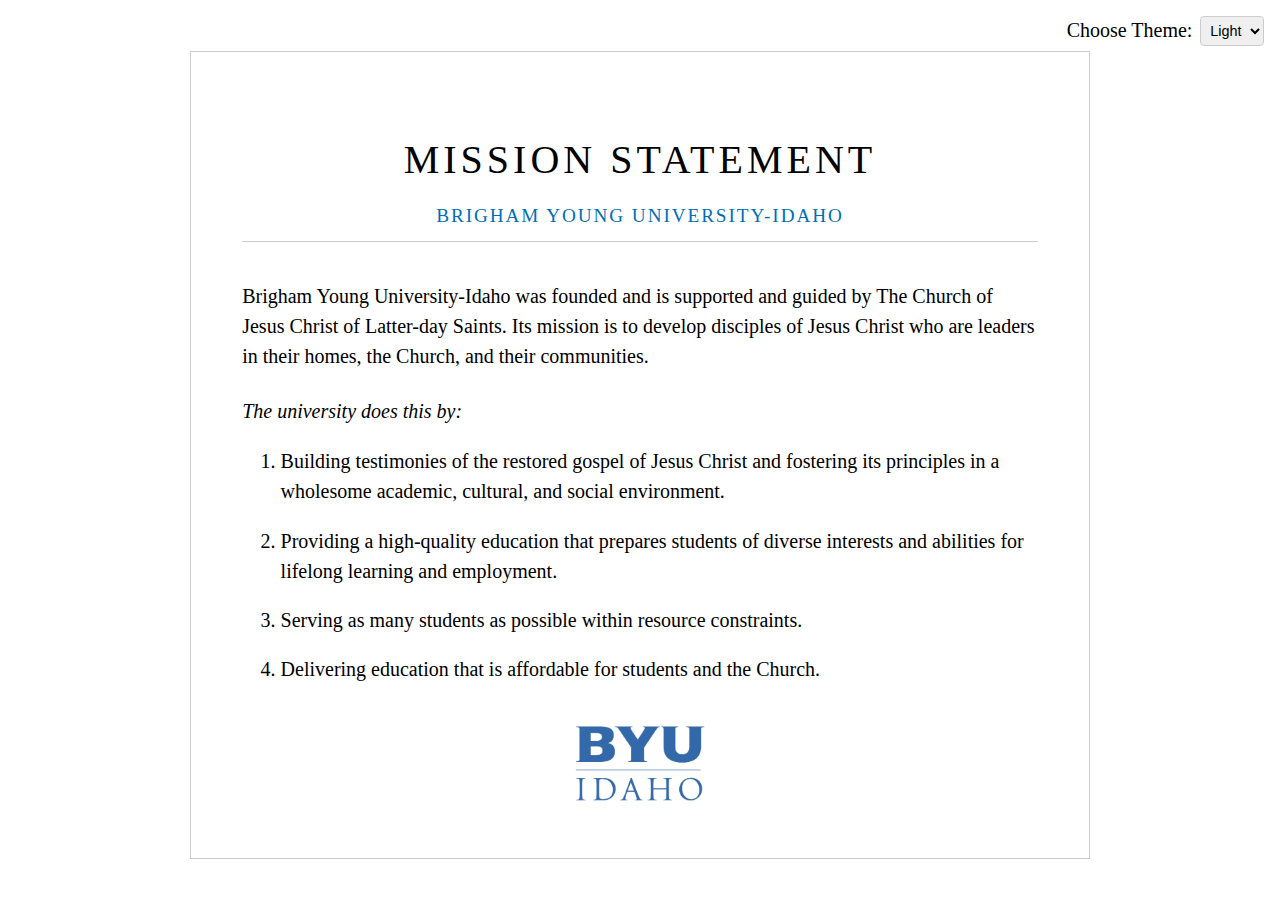
<file: mission/index.html>
<!DOCTYPE html>
<html lang="en">
<head>
    <meta charset="UTF-8">
    <meta name="viewport" content="width=device-width, initial-scale=1.0">
    <meta name="description" content="BYU-Idaho's Mission Statement page outlining the university's purpose and core objectives as guided by The Church of Jesus Christ of Latter-day Saints">
    <meta name="author" content="Dias Doktyrbek">
    <title>BYU-Idaho Mission Statement</title>
    <link rel="stylesheet" href="styles.css">
    <link href="https://fonts.googleapis.com/css2?family=Merriweather:ital,wght@0,400;0,700;1,400&display=swap" rel="stylesheet">
</head>
<body>
    <div class="container">
        <div class="content">
            <div class="theme-control">
                <label for="theme-selector">Choose Theme:</label>
                <select id="theme-selector">
                    <option value="light">Light</option>
                    <option value="dark">Dark</option>
                </select>
            </div>
            <h1>MISSION STATEMENT</h1>
            
            <h2>BRIGHAM YOUNG UNIVERSITY-IDAHO</h2>

            <p class="main-text">
                Brigham Young University-Idaho was founded and is supported and
                guided by The Church of Jesus Christ of Latter-day Saints. Its mission is
                to develop disciples of Jesus Christ who are leaders in their homes, the
                Church, and their communities.
            </p>

            <p class="italic-text">The university does this by:</p>

            <ol>
                <li>
                    Building testimonies of the restored gospel of Jesus Christ and
                    fostering its principles in a wholesome academic, cultural, and social
                    environment.
                </li>
                <li>
                    Providing a high-quality education that prepares students of diverse
                    interests and abilities for lifelong learning and employment.
                </li>
                <li>
                    Serving as many students as possible within resource constraints.
                </li>
                <li>
                    Delivering education that is affordable for students and the Church.
                </li>
            </ol>

            <div class="logo">
                <img id="site-logo" src="byui-logo_blue.webp" alt="BYU-Idaho Logo">
            </div>
        </div>
    </div>
    <script src="mission.js"></script>
</body>
</html>
</file>
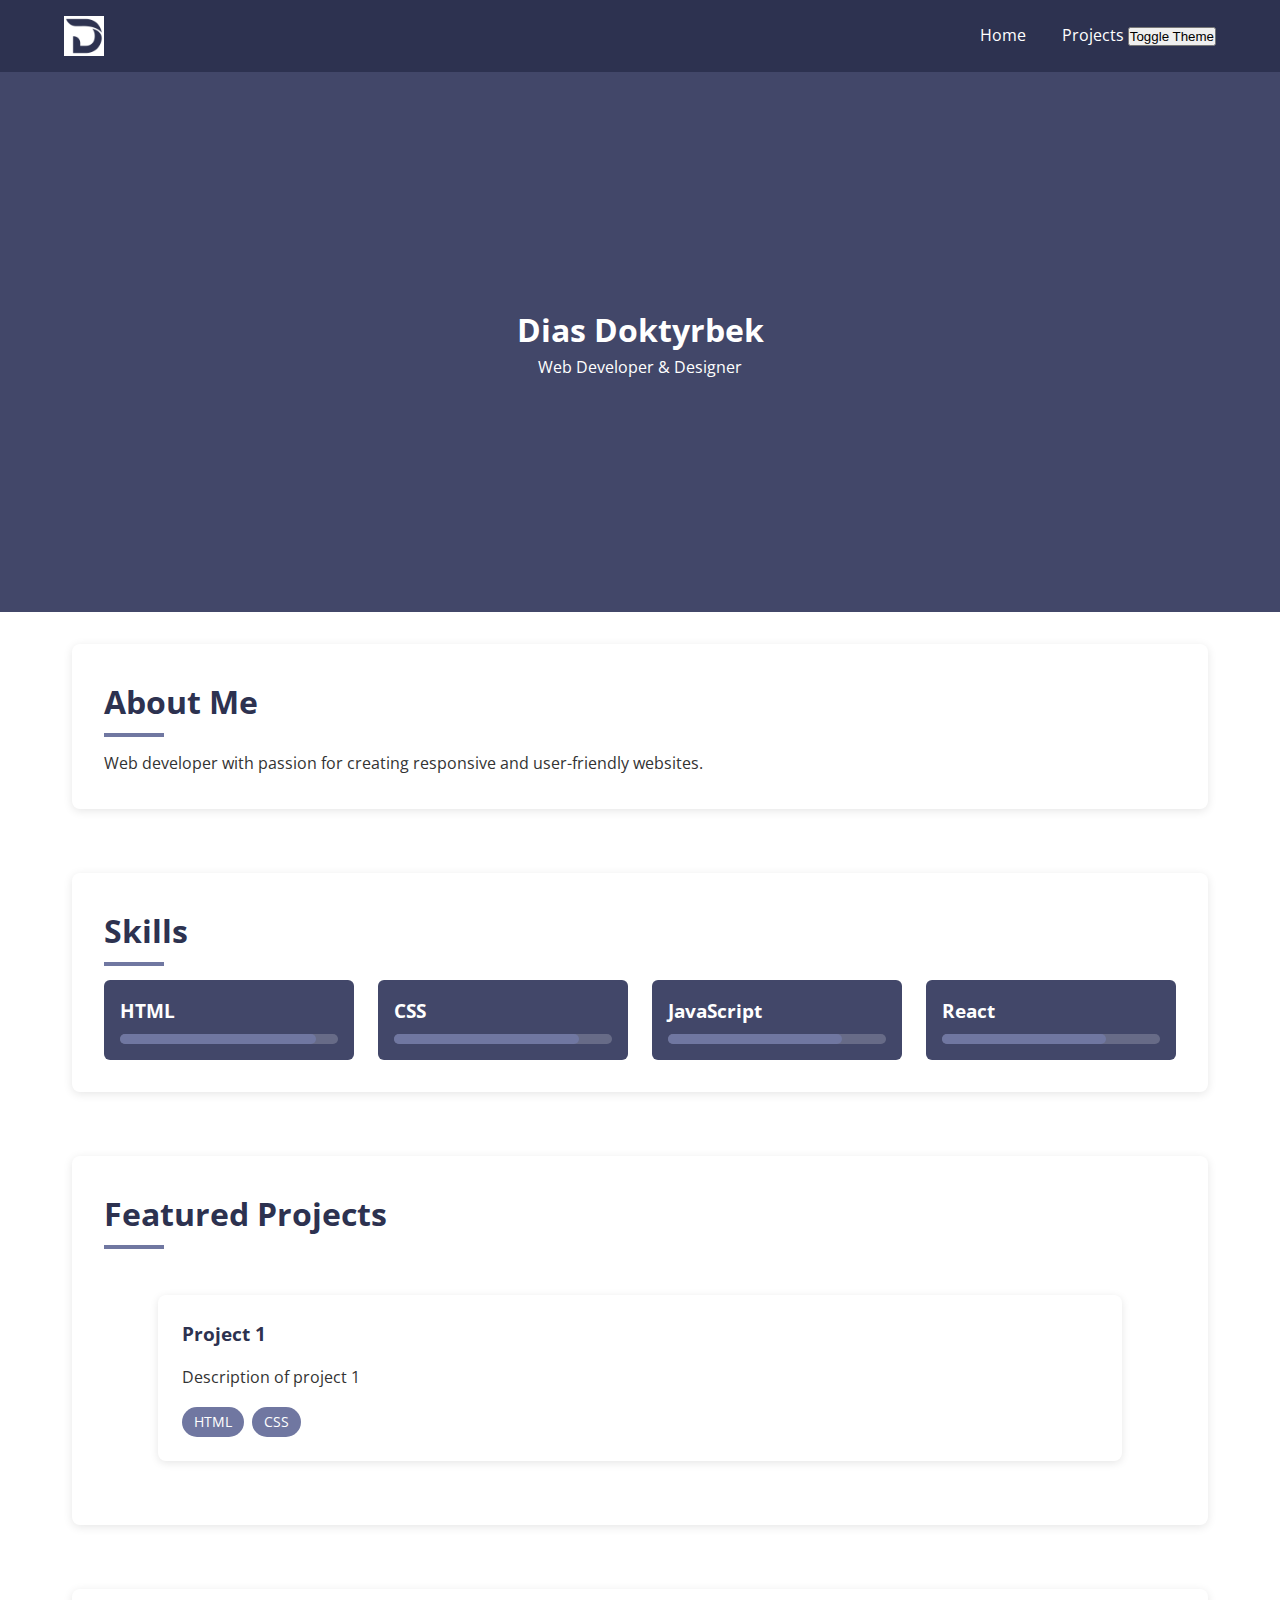
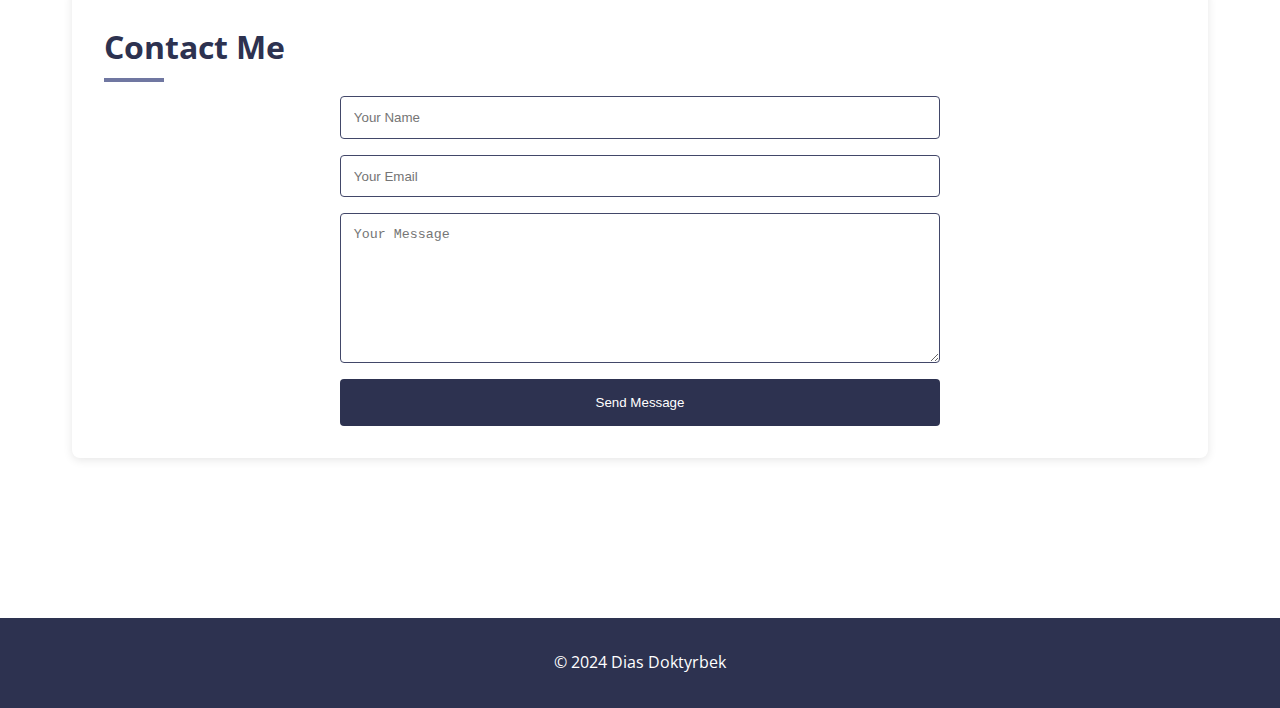
<file: personal-folder/index.html>
<!DOCTYPE html>
<html lang="en">
<head>
    <meta charset="UTF-8">
    <meta name="viewport" content="width=device-width, initial-scale=1.0">
    <title>Dias Doktyrbek - Portfolio</title>
    <link rel="stylesheet" href="styles/style.css">
</head>
<body>
    <nav>
        <img src="images/logo.png" alt="Logo" class="nav-logo">
        <div class="nav-links">
            <a href="index.html" class="active">Home</a>
            <a href="projects.html">Projects</a>
            <button id="theme-toggle">Toggle Theme</button>
        </div>
    </nav>

    <header class="hero">
        <div class="hero-content">
            <h1>Dias Doktyrbek</h1>
            <p>Web Developer & Designer</p>
        </div>
    </header>

    <main>
        <section id="about">
            <h2>About Me</h2>
            <p>Web developer with passion for creating responsive and user-friendly websites.</p>
        </section>

        <section id="skills">
            <h2>Skills</h2>
            <div class="skills-container">
            </div>
        </section>

        <section id="featured-projects">
            <h2>Featured Projects</h2>
            <div class="projects-grid">
            </div>
        </section>

        <section id="contact">
            <h2>Contact Me</h2>
            <form id="contact-form">
                <input type="text" id="name" placeholder="Your Name" required>
                <input type="email" id="email" placeholder="Your Email" required>
                <textarea id="message" placeholder="Your Message" required></textarea>
                <button type="submit">Send Message</button>
            </form>
        </section>
    </main>

    <footer>
        <p>&copy; 2024 Dias Doktyrbek</p>
    </footer>

    <script type="module" src="scripts/main.js"></script>
</body>
</html>
</file>
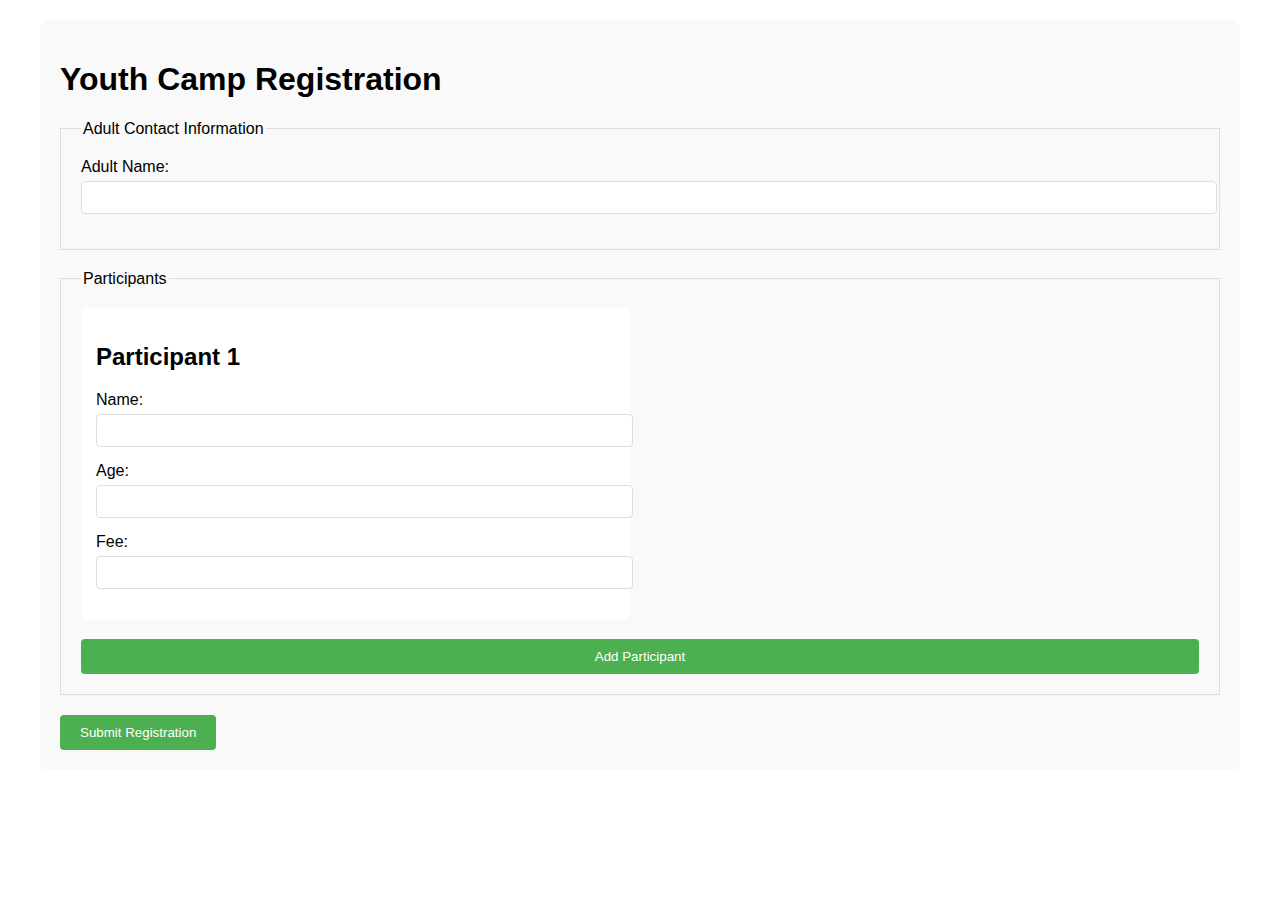
<file: register/index.html>
<!DOCTYPE html>
<html lang="en">
<head>
    <meta charset="UTF-8">
    <meta name="viewport" content="width=device-width, initial-scale=1.0">
    <meta name="description" content="Youth camp registration form">
    <meta name="author" content="Your Name">
    <title>Camp Registration Form</title>
    <link rel="stylesheet" href="register.css">
    <link rel="icon" type="image/x-icon" href="favicon.ico">
</head>
<body>
    <form id="registrationForm">
        <h1>Youth Camp Registration</h1>
        <fieldset>
            <legend>Adult Contact Information</legend>
            <label for="adult">Adult Name:</label>
            <input type="text" id="adult" name="adult" required>
        </fieldset>
        <fieldset id="participantsField">
            <legend>Participants</legend>
            <section class="participant1">
                <h2>Participant 1</h2>
                <label for="name1">Name:</label>
                <input type="text" id="name1" name="name1" required>
                <label for="age1">Age:</label>
                <input type="number" id="age1" name="age1" required>
                <label for="fee1">Fee:</label>
                <input type="number" id="fee1" name="fee1" required>
            </section>
            <button type="button" id="addParticipant">Add Participant</button>
        </fieldset>
        <button type="submit">Submit Registration</button>
    </form>
    <div id="summary" class="hide"></div>
</body>
<script src="register.js"></script>
</html>
</file>
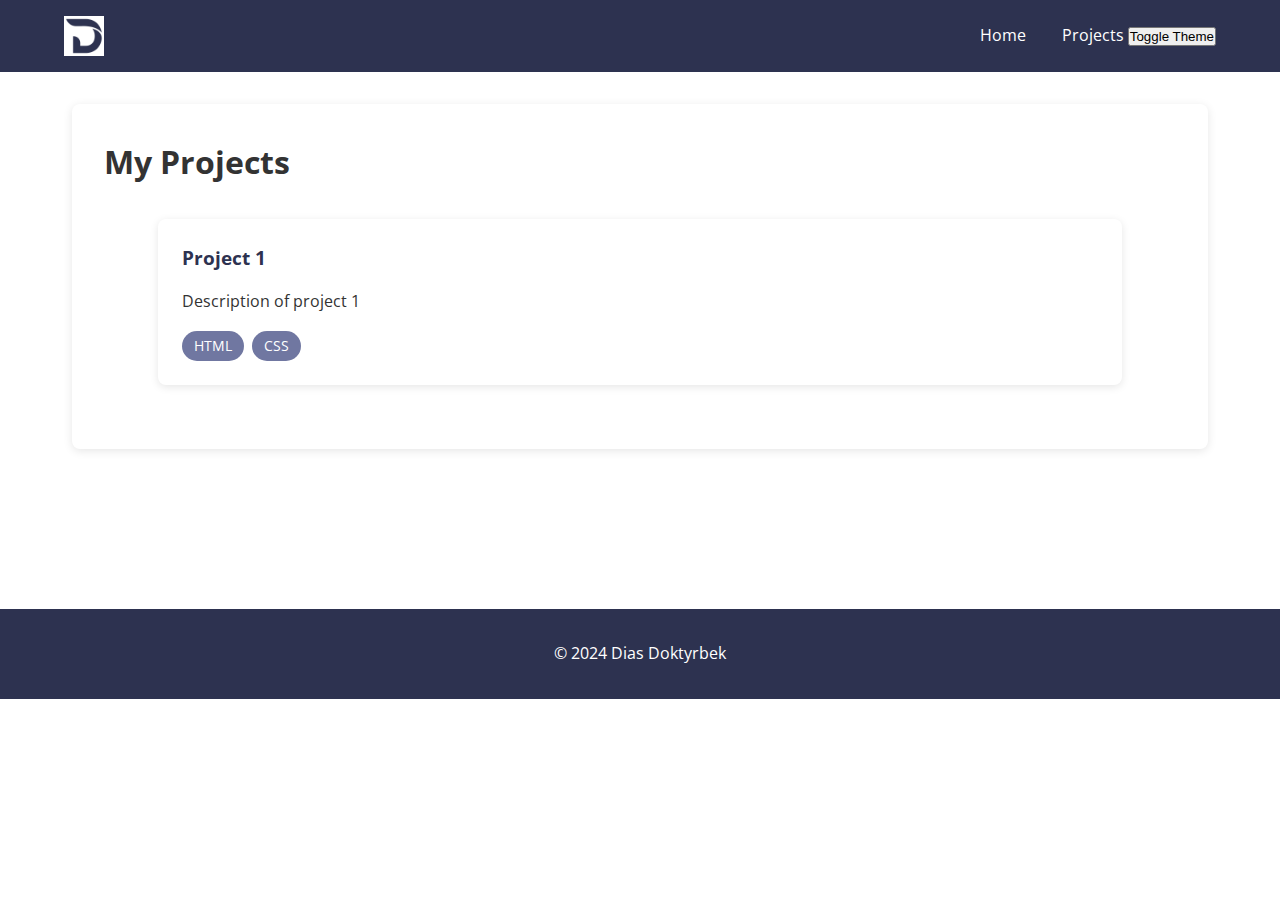
<file: personal-folder/projects.html>
<!DOCTYPE html>
<html lang="en">
<head>
    <meta charset="UTF-8">
    <meta name="viewport" content="width=device-width, initial-scale=1.0">
    <title>Projects - Dias Doktyrbek</title>
    <link rel="stylesheet" href="styles/style.css">
</head>
<body>
    <nav>
        <img src="images/logo.png" alt="Logo" class="nav-logo">
        <div class="nav-links">
            <a href="index.html">Home</a>
            <a href="projects.html" class="active">Projects</a>
            <button id="theme-toggle">Toggle Theme</button>
        </div>
    </nav>

    <main>
        <section id="projects">
            <h1>My Projects</h1>
            <div class="filter-buttons">
            </div>
            <div class="projects-grid">
            </div>
        </section>
    </main>

    <footer>
        <p>&copy; 2024 Dias Doktyrbek</p>
    </footer>

    <script type="module" src="scripts/main.js"></script>
</body>
</html>
</file>
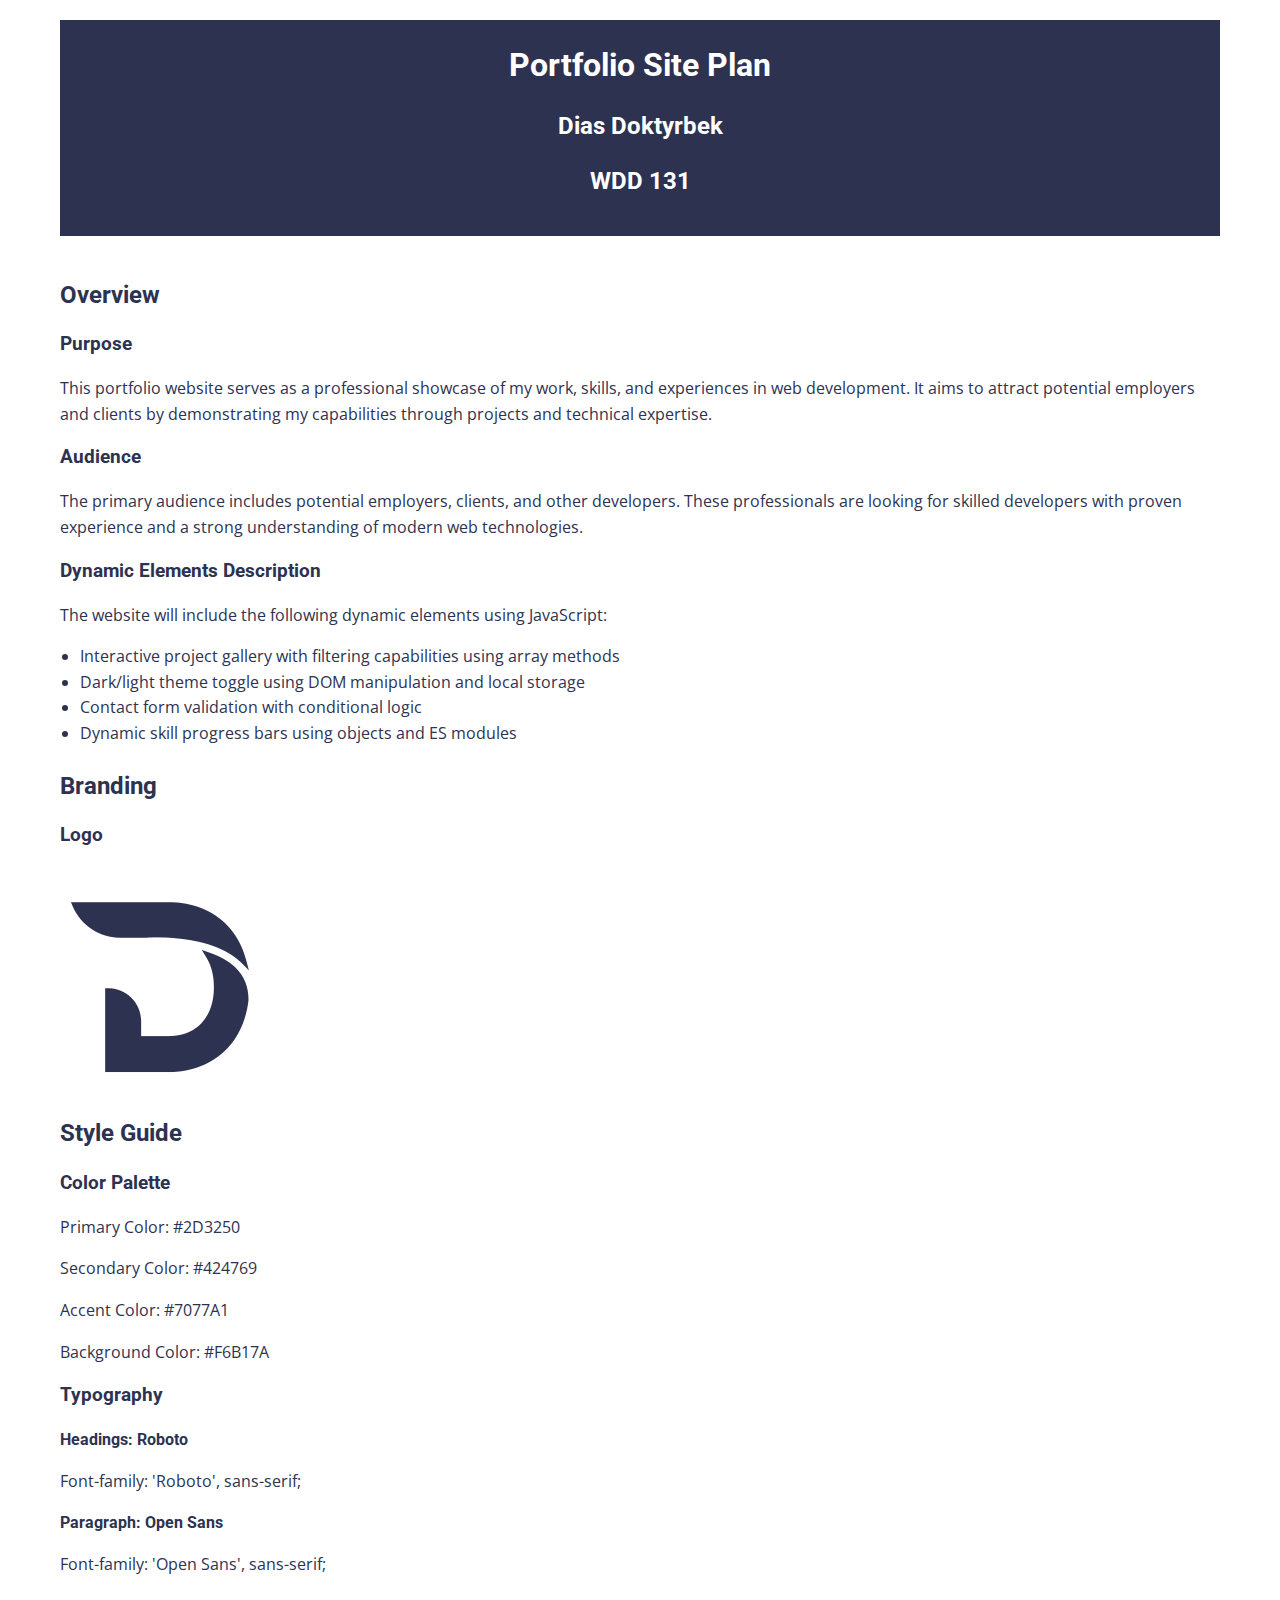
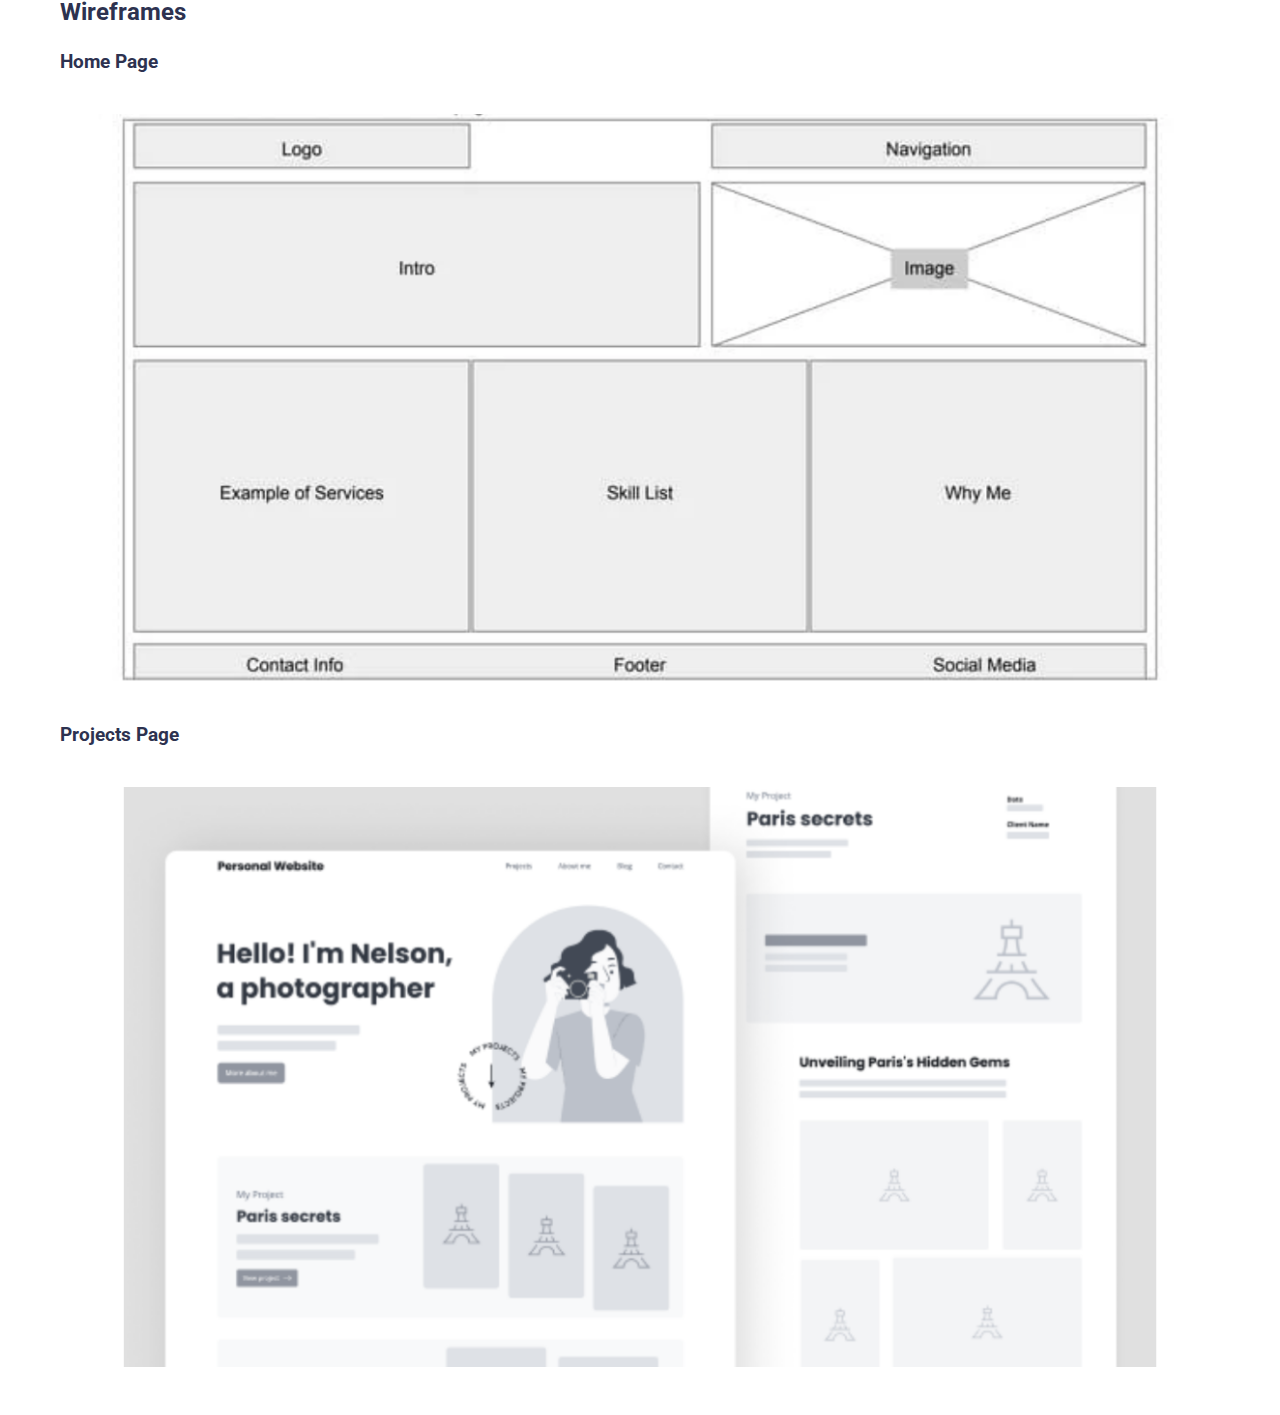
<file: personal-folder/site-plan.html>
<!DOCTYPE html>
<html lang="en">
<head>
  <meta charset="UTF-8">
  <meta name="viewport" content="width=device-width, initial-scale=1.0">
  <title>Portfolio Site Plan</title>
  <link rel="stylesheet" href="styles/site-plan.css">
</head>
<body>
  <header>
    <h1>Portfolio Site Plan</h1>
    <h2>Dias Doktyrbek</h2>
    <h2>WDD 131</h2>
  </header>
  <main>
    <h2>Overview</h2>
    <h3>Purpose</h3>
    <p>This portfolio website serves as a professional showcase of my work, skills, and experiences in web development. It aims to attract potential employers and clients by demonstrating my capabilities through projects and technical expertise.</p>
    <h3>Audience</h3>
    <p>The primary audience includes potential employers, clients, and other developers. These professionals are looking for skilled developers with proven experience and a strong understanding of modern web technologies.</p>

    <h3>Dynamic Elements Description</h3>
    <p>The website will include the following dynamic elements using JavaScript:</p>
    <ul>
      <li>Interactive project gallery with filtering capabilities using array methods</li>
      <li>Dark/light theme toggle using DOM manipulation and local storage</li>
      <li>Contact form validation with conditional logic</li>
      <li>Dynamic skill progress bars using objects and ES modules</li>
    </ul>

    <h2>Branding</h2>
    <h3>Logo</h3>
    <img src="images/logo.png" alt="Logo">

    <h2>Style Guide</h2>
    <h3>Color Palette</h3>
    <p>Primary Color: #2D3250</p>
    <p>Secondary Color: #424769</p>
    <p>Accent Color: #7077A1</p>
    <p>Background Color: #F6B17A</p>

    <h3>Typography</h3>
    <h4>Headings: Roboto</h4>
    <p>Font-family: 'Roboto', sans-serif;</p>
    <h4>Paragraph: Open Sans</h4>
    <p>Font-family: 'Open Sans', sans-serif;</p>

    <h2>Wireframes</h2>
    <h3>Home Page</h3>
    <img src="images/home-wireframe.png" alt="Home Page Wireframe">
    <h3>Projects Page</h3>
    <img src="images/projects-wireframe.png" alt="Projects Page Wireframe">
  </main>
</body>
</html>
</file>
<file: mission/styles.css>
body {
    margin: 0;
    padding: 0;
    min-height: 100vh;
    display: flex;
    justify-content: center;
    align-items: center;
    font-family: "Times New Roman", serif;
    background-color: white;
    font-size: clamp(16px, 2vw, 20px);
}

.container {
    padding: clamp(1rem, 4vw, 4rem);
    width: 100%;
    max-width: 900px;
}

.content {
    border: 1px solid #ccc;
    padding: clamp(1.5rem, 4vw, 4rem);
    text-align: center;
}

h1 {
    text-align: center;
    font-size: clamp(1.8rem, 4vw, 2.5rem);
    margin-bottom: 1rem;
    font-weight: 400;
    text-transform: uppercase;
    letter-spacing: 0.1em;
    line-height: 1.5;
}

h2 {
    text-align: center;
    color: #006EB6;
    font-weight: 300;
    font-size: clamp(1rem, 2vw, 1.2rem);
    margin-bottom: clamp(1.5rem, 3vw, 3rem);
    text-transform: uppercase;
    letter-spacing: 0.1em;
    line-height: 1;
    border-bottom: 1px solid #ccc;
    padding-bottom: 1rem;
}

.main-text {
    line-height: 1.5;
    margin-bottom: clamp(1rem, 2vw, 2rem);
    text-align: left;
}

.italic-text {
    font-style: italic;
    margin-bottom: clamp(1rem, 1.5vw, 1.5rem);
    line-height: 1.5;
    text-align: left;
}

ol {
    padding-left: clamp(1.5rem, 3vw, 3rem);
    margin-bottom: clamp(1.5rem, 3vw, 3rem);
    line-height: 1.5;
}

li {
    margin-bottom: clamp(1rem, 1.5vw, 1.5rem);
    text-align: left;
}

.logo {
    display: flex;
    justify-content: center;
}

.logo img {
    width: clamp(100px, 20vw, 150px);
    height: auto;
}

.theme-control {
    position: absolute;
    top: 1rem;
    right: 1rem;
    display: flex;
    gap: 0.5rem;
    align-items: center;
}

#theme-selector {
    padding: 0.3rem;
    border-radius: 4px;
    border: 1px solid #ccc;
    font-size: 0.9rem;
}

/* --------------------- Dark theme styles ---------------------------*/
body.dark {
    background-color: #1a1a1a;
    color: #fff;
}

body.dark .content {
    border-color: #444;
}

body.dark h2 {
    color: #66b3ff;
    border-bottom-color: #444;
}

body.dark #theme-selector {
    background-color: #333;
    color: #fff;
    border-color: #444;
}

body.dark .logo img {
    background-color: white;
    padding: 5px;
    border-radius: 5px;
}

@media (max-width: 480px) {
    .container {
        padding: 0.5rem;
    }
    
    .content {
        padding: 1rem;
    }
    
    ol {
        padding-left: 1.5rem;
    }
}

@media (max-width: 768px) {
    .container {
        padding: 1rem;
    }
    
    .content {
        padding: 1.5rem;
    }
}
</file>
<file: personal-folder/styles/style.css>
@import url('https://fonts.googleapis.com/css2?family=Roboto:wght@400;700&family=Open+Sans&display=swap');

:root {
    --primary-color: #2D3250;
    --secondary-color: #424769;
    --accent-color: #7077A1;
    --background-color: #F6B17A;
    --text-color: #333;
    --background: #fff;
}

[data-theme="dark"] {
    --text-color: #fff;
    --background: #1a1a1a;
}

* {
    margin: 0;
    padding: 0;
    box-sizing: border-box;
}

body {
    font-family: 'Open Sans', sans-serif;
    line-height: 1.6;
    color: var(--text-color);
    background: var(--background);
}

nav {
    display: flex;
    justify-content: space-between;
    align-items: center;
    padding: 1rem 5%;
    background-color: var(--primary-color);
}

.nav-logo {
    height: 40px;
}

.nav-links a {
    color: white;
    text-decoration: none;
    margin-left: 2rem;
}

.hero {
    height: 60vh;
    background-color: var(--secondary-color);
    display: flex;
    align-items: center;
    justify-content: center;
    text-align: center;
    color: white;
}

.projects-grid {
    display: grid;
    grid-template-columns: repeat(auto-fit, minmax(300px, 1fr));
    gap: 2rem;
    padding: 2rem 5%;
}

.contact-form {
    max-width: 600px;
    margin: 0 auto;
    padding: 2rem;
}

main {
    max-width: 1200px;
    margin: 0 auto;
    padding: 2rem;
}

section {
    margin-bottom: 4rem;
    padding: 2rem;
    border-radius: 8px;
    background-color: var(--background);
    box-shadow: 0 2px 10px rgba(0, 0, 0, 0.1);
}

section h2 {
    color: var(--primary-color);
    margin-bottom: 1.5rem;
    font-size: 2rem;
    position: relative;
}

section h2::after {
    content: '';
    position: absolute;
    bottom: -10px;
    left: 0;
    width: 60px;
    height: 4px;
    background-color: var(--accent-color);
}

.skills-container {
    display: grid;
    grid-template-columns: repeat(auto-fit, minmax(250px, 1fr));
    gap: 1.5rem;
}

.skill {
    padding: 1rem;
    background: var(--secondary-color);
    border-radius: 6px;
    color: white;
}

.progress-bar {
    height: 10px;
    background: rgba(255, 255, 255, 0.2);
    border-radius: 5px;
    margin-top: 0.5rem;
}

.progress {
    height: 100%;
    background: var(--accent-color);
    border-radius: 5px;
    transition: width 0.5s ease;
}

.projects-grid {
    display: grid;
    grid-template-columns: repeat(auto-fit, minmax(300px, 1fr));
    gap: 2rem;
}

.project-card {
    background: var(--background);
    border-radius: 8px;
    padding: 1.5rem;
    box-shadow: 0 2px 8px rgba(0, 0, 0, 0.1);
    transition: transform 0.3s ease;
}

.project-card:hover {
    transform: translateY(-5px);
}

.project-card h3 {
    color: var(--primary-color);
    margin-bottom: 1rem;
}

.project-card p {
    color: var(--text-color);
    margin-bottom: 1rem;
}

.project-card .tags {
    display: flex;
    gap: 0.5rem;
    flex-wrap: wrap;
}

.project-card .tag {
    background: var(--accent-color);
    color: white;
    padding: 0.25rem 0.75rem;
    border-radius: 15px;
    font-size: 0.875rem;
}

#contact-form {
    display: flex;
    flex-direction: column;
    gap: 1rem;
    max-width: 600px;
    margin: 0 auto;
}

#contact-form input,
#contact-form textarea {
    padding: 0.8rem;
    border: 1px solid var(--secondary-color);
    border-radius: 4px;
    background: var(--background);
    color: var(--text-color);
}

#contact-form textarea {
    min-height: 150px;
    resize: vertical;
}

#contact-form button {
    padding: 1rem 2rem;
    background: var(--primary-color);
    color: white;
    border: none;
    border-radius: 4px;
    cursor: pointer;
    transition: background 0.3s ease;
}

#contact-form button:hover {
    background: var(--secondary-color);
}

footer {
    text-align: center;
    padding: 2rem;
    background: var(--primary-color);
    color: white;
    margin-top: 4rem;
}

@media (max-width: 768px) {
    .nav-links {
        display: flex;
        flex-direction: column;
    }
    
    .nav-links a {
        margin: 0.5rem 0;
    }

    main {
        padding: 1rem;
    }

    section {
        padding: 1rem;
        margin-bottom: 2rem;
    }

    .skills-container,
    .projects-grid {
        grid-template-columns: 1fr;
    }

    #contact-form {
        padding: 0 1rem;
    }
}
</file>
<file: register/register.css>
body {
    font-family: Arial, sans-serif;
    max-width: 1200px;
    margin: 0 auto;
    padding: 20px;
}

form {
    background: #f9f9f9;
    padding: 20px;
    border-radius: 8px;
}

fieldset {
    margin: 20px 0;
    padding: 20px;
    border: 1px solid #ddd;
}

.hide {
    display: none;
}

#participantsField {
    display: grid;
    grid-template-columns: repeat(2, 1fr);
    gap: 20px;
}

#participantsField section {
    background: white;
    padding: 15px;
    border-radius: 5px;
}

#addParticipant {
    grid-column: 1 / -1;
}

input {
    width: 100%;
    padding: 8px;
    margin: 5px 0 15px;
    border: 1px solid #ddd;
    border-radius: 4px;
}

button {
    background: #4CAF50;
    color: white;
    padding: 10px 20px;
    border: none;
    border-radius: 4px;
    cursor: pointer;
}

button:hover {
    background: #45a049;
}
</file>
<file: personal-folder/styles/site-plan.css>
@import url('https://fonts.googleapis.com/css2?family=Roboto:wght@400;700&family=Open+Sans&display=swap');

:root {
  --primary-color: #2D3250;
  --secondary-color: #424769;
  --accent-color: #7077A1;
  --background-color: #F6B17A;
}

* {
  margin: 0;
  padding: 0;
  box-sizing: border-box;
}

body {
  font-family: 'Open Sans', sans-serif;
  line-height: 1.6;
  color: var(--primary-color);
  max-width: 1200px;
  margin: 0 auto;
  padding: 20px;
}

header {
  text-align: center;
  padding: 20px;
  background-color: var(--primary-color);
  color: white;
  margin-bottom: 40px;
}

h1, h2, h3, h4 {
  font-family: 'Roboto', sans-serif;
  margin-bottom: 1rem;
}

img {
  max-width: 100%;
  height: auto;
  margin: 20px 0;
}

ul {
  margin-left: 20px;
  margin-bottom: 20px;
}

p {
  margin-bottom: 1rem;
}
</file>
